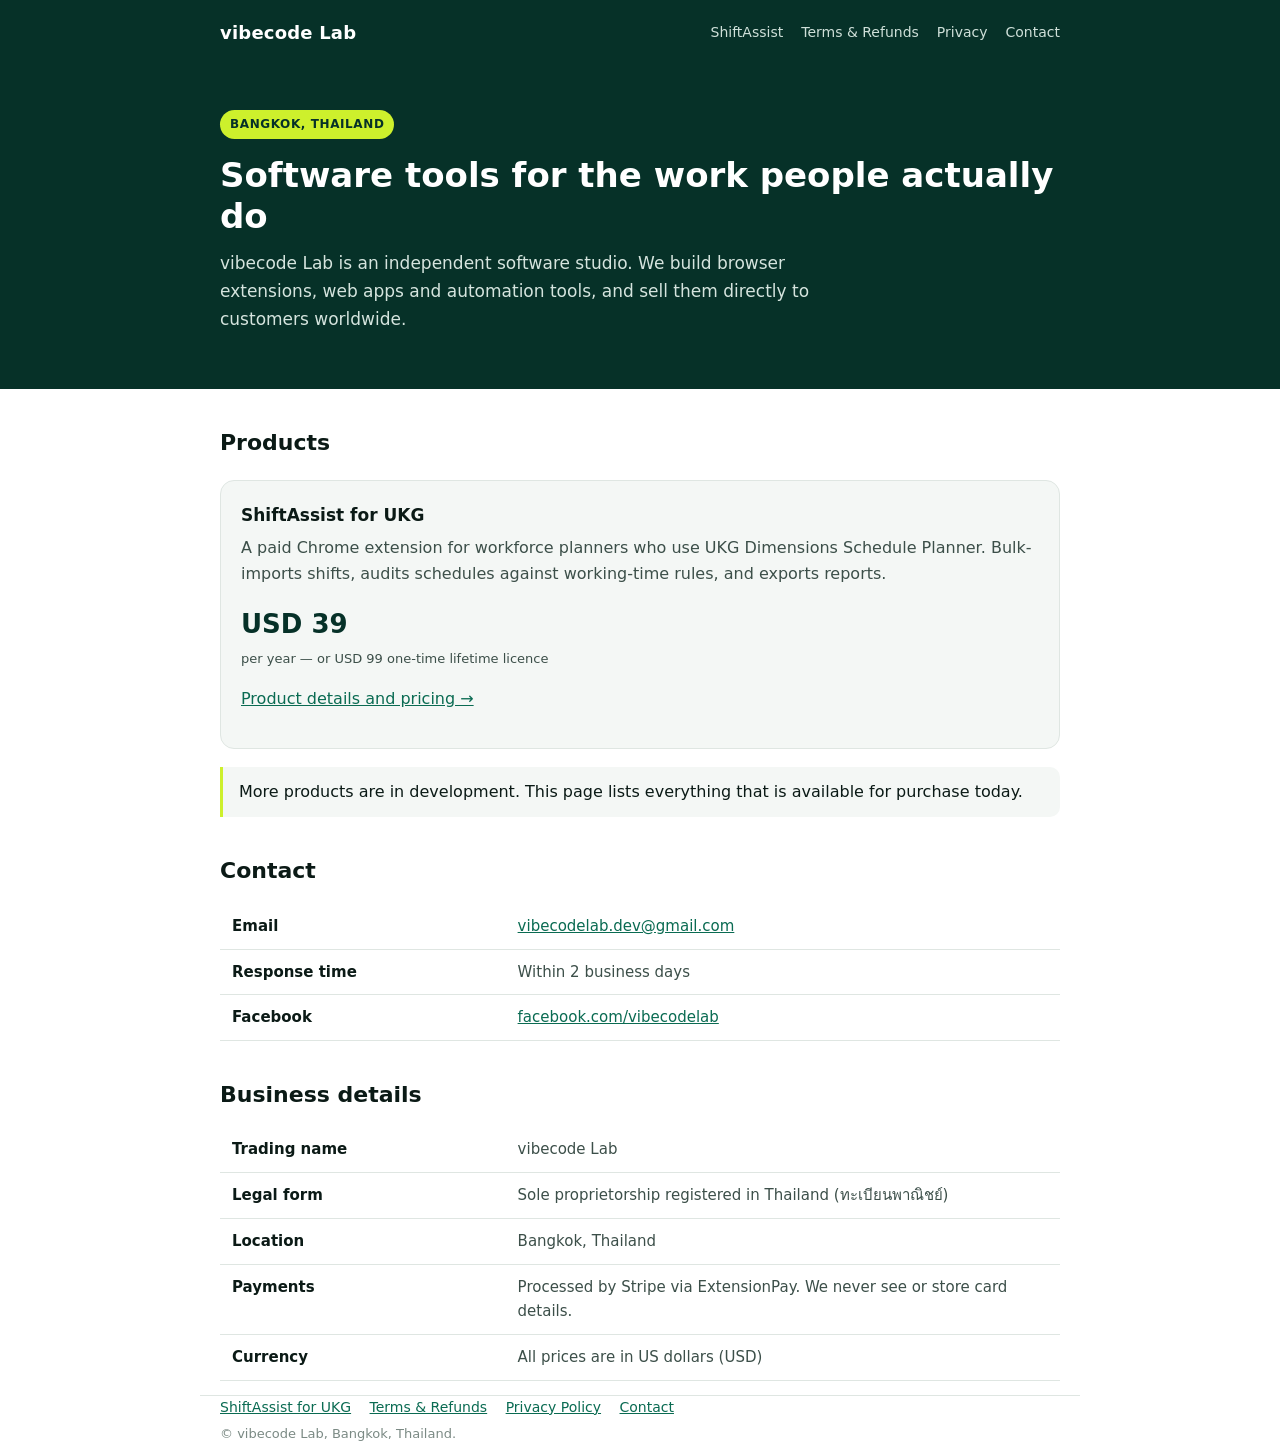
<file: index.html>
<!doctype html>
<html lang="en">
<head>
<meta charset="utf-8">
<meta name="viewport" content="width=device-width,initial-scale=1">
<title>vibecode Lab — software tools for work</title>
<meta name="description" content="vibecode Lab is an independent software studio in Bangkok, Thailand. We build browser extensions, web apps and automation tools, sold directly to customers worldwide.">
<link rel="icon" href="favicon.png">
<link rel="stylesheet" href="style.css">
</head>
<body>
<header>
  <div class="wrap">
    <span class="name">vibecode&nbsp;Lab</span>
    <nav>
      <a href="shiftassist.html">ShiftAssist</a>
      <a href="terms.html">Terms &amp; Refunds</a>
      <a href="privacy.html">Privacy</a>
      <a href="#contact">Contact</a>
    </nav>
  </div>
</header>

<section class="hero">
  <div class="wrap">
    <span class="tag">BANGKOK, THAILAND</span>
    <h1>Software tools for the work people actually do</h1>
    <p>vibecode Lab is an independent software studio. We build browser extensions, web
       apps and automation tools, and sell them directly to customers worldwide.</p>
  </div>
</section>

<main class="wrap">

  <h2>Products</h2>

  <div class="cards">
    <div class="card">
      <h3>ShiftAssist for UKG</h3>
      <p>A paid Chrome extension for workforce planners who use UKG Dimensions
         Schedule Planner. Bulk-imports shifts, audits schedules against working-time
         rules, and exports reports.</p>
      <div class="price">USD 39</div>
      <div class="per">per year — or USD 99 one-time lifetime licence</div>
      <p><a href="shiftassist.html">Product details and pricing →</a></p>
    </div>
  </div>

  <div class="note">
    More products are in development. This page lists everything that is available
    for purchase today.
  </div>

  <h2 id="contact">Contact</h2>
  <table>
    <tr><th>Email</th><td><a href="mailto:vibecodelab.dev@gmail.com">vibecodelab.dev@gmail.com</a></td></tr>
    <tr><th>Response time</th><td>Within 2 business days</td></tr>
    <tr><th>Facebook</th><td><a href="https://www.facebook.com/vibecodelab">facebook.com/vibecodelab</a></td></tr>
  </table>

  <h2>Business details</h2>
  <table>
    <tr><th>Trading name</th><td>vibecode Lab</td></tr>
    <tr><th>Legal form</th><td>Sole proprietorship registered in Thailand (ทะเบียนพาณิชย์)</td></tr>
    <tr><th>Location</th><td>Bangkok, Thailand</td></tr>
    <tr><th>Payments</th><td>Processed by Stripe via ExtensionPay. We never see or store card details.</td></tr>
    <tr><th>Currency</th><td>All prices are in US dollars (USD)</td></tr>
  </table>

</main>

<footer class="wrap">
  <a href="shiftassist.html">ShiftAssist for UKG</a>
  <a href="terms.html">Terms &amp; Refunds</a>
  <a href="privacy.html">Privacy Policy</a>
  <a href="mailto:vibecodelab.dev@gmail.com">Contact</a>
  <div class="upd">© vibecode Lab, Bangkok, Thailand.</div>
</footer>
</body>
</html>
</file>
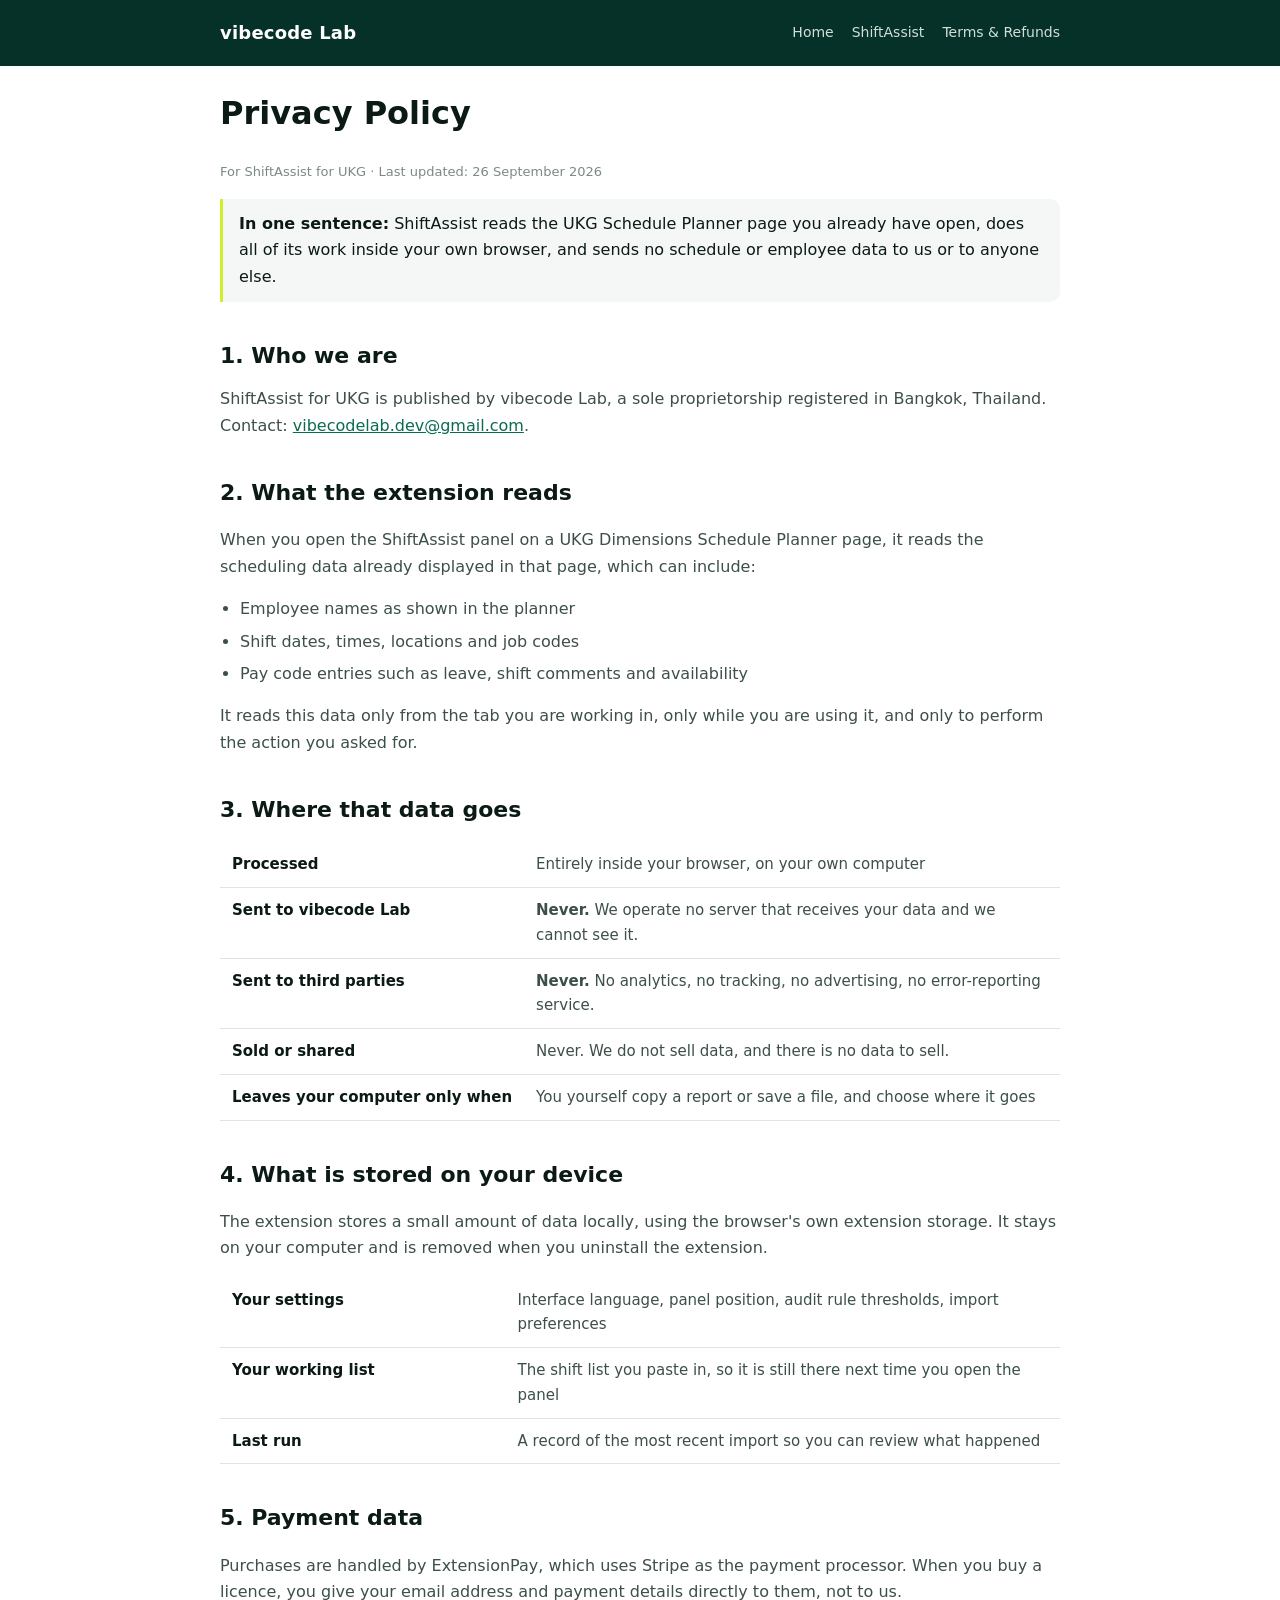
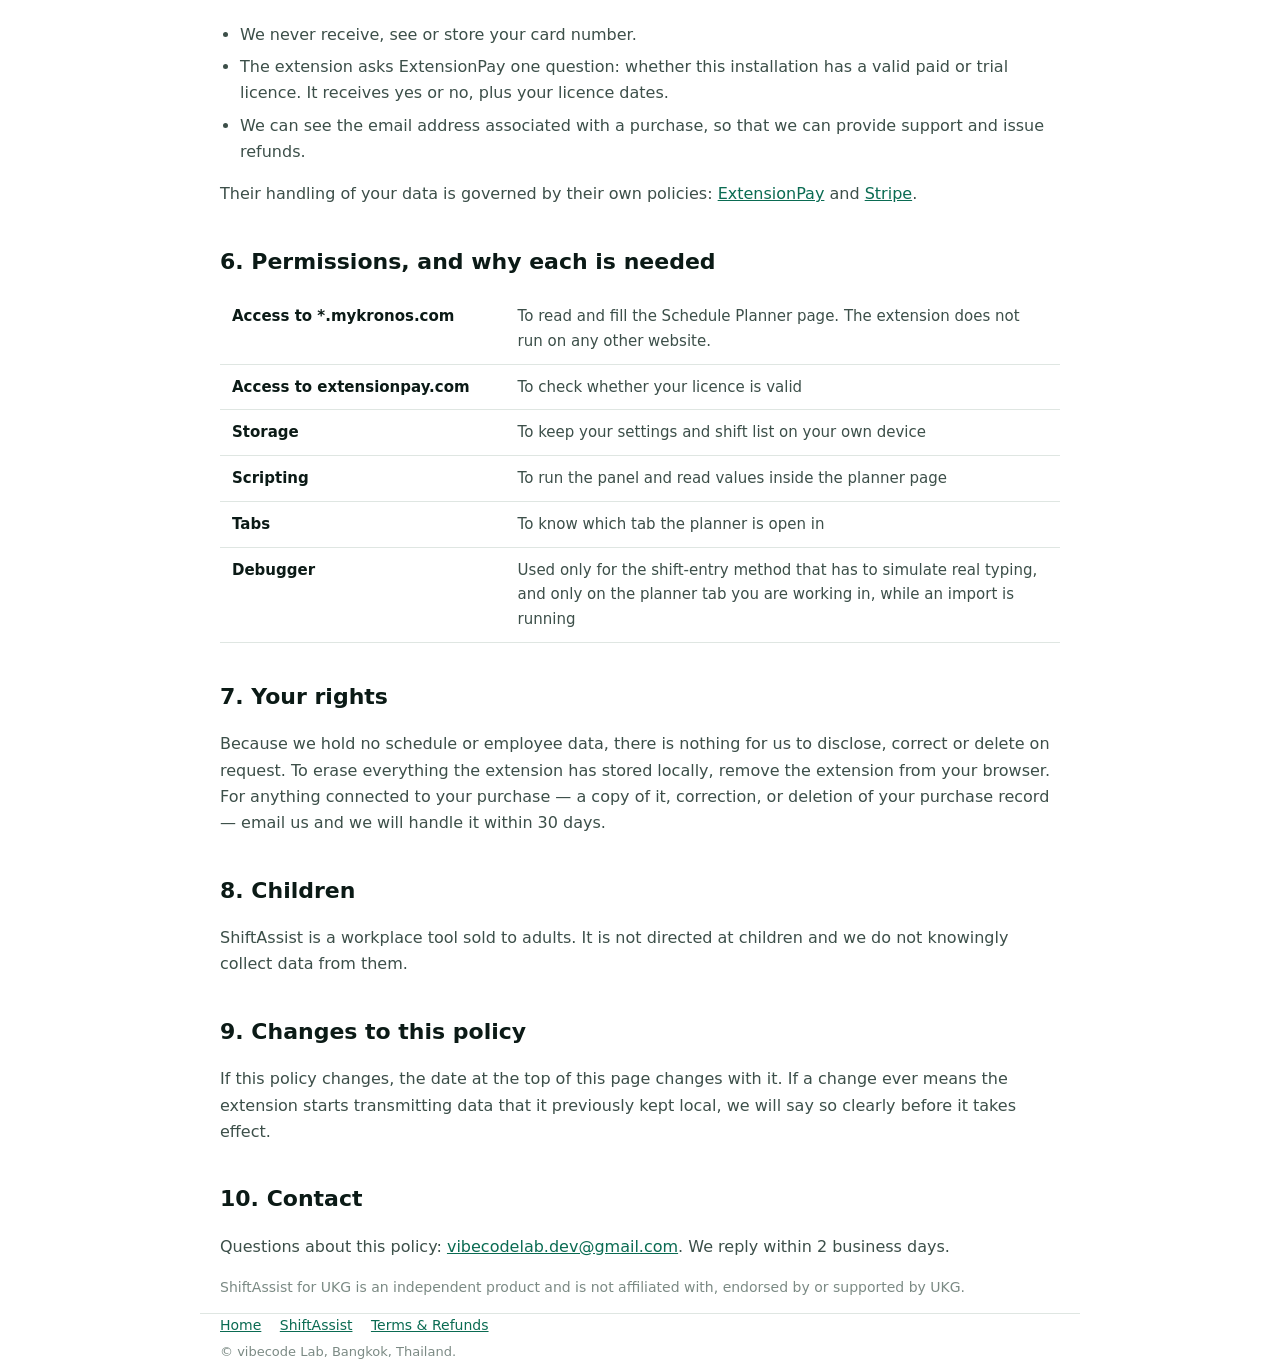
<file: privacy.html>
<!doctype html>
<html lang="en">
<head>
<meta charset="utf-8">
<meta name="viewport" content="width=device-width,initial-scale=1">
<title>Privacy Policy — ShiftAssist for UKG</title>
<meta name="description" content="Privacy policy for ShiftAssist for UKG. Schedule data is processed locally in your browser and is never transmitted to vibecode Lab or any third party.">
<link rel="icon" href="favicon.png">
<link rel="stylesheet" href="style.css">
</head>
<body>
<header>
  <div class="wrap">
    <span class="name">vibecode&nbsp;Lab</span>
    <nav>
      <a href="index.html">Home</a>
      <a href="shiftassist.html">ShiftAssist</a>
      <a href="terms.html">Terms &amp; Refunds</a>
    </nav>
  </div>
</header>

<main class="wrap">
  <h1>Privacy Policy</h1>
  <div class="upd">For ShiftAssist for UKG · Last updated: 26 September 2026</div>

  <div class="note">
    <strong>In one sentence:</strong> ShiftAssist reads the UKG Schedule Planner page you
    already have open, does all of its work inside your own browser, and sends no schedule
    or employee data to us or to anyone else.
  </div>

  <h2>1. Who we are</h2>
  <p>ShiftAssist for UKG is published by vibecode Lab, a sole proprietorship registered in
     Bangkok, Thailand. Contact:
     <a href="mailto:vibecodelab.dev@gmail.com">vibecodelab.dev@gmail.com</a>.</p>

  <h2>2. What the extension reads</h2>
  <p>When you open the ShiftAssist panel on a UKG Dimensions Schedule Planner page, it reads
     the scheduling data already displayed in that page, which can include:</p>
  <ul>
    <li>Employee names as shown in the planner</li>
    <li>Shift dates, times, locations and job codes</li>
    <li>Pay code entries such as leave, shift comments and availability</li>
  </ul>
  <p>It reads this data only from the tab you are working in, only while you are using it,
     and only to perform the action you asked for.</p>

  <h2>3. Where that data goes</h2>
  <table>
    <tr><th>Processed</th><td>Entirely inside your browser, on your own computer</td></tr>
    <tr><th>Sent to vibecode Lab</th><td><strong>Never.</strong> We operate no server that receives your data and we cannot see it.</td></tr>
    <tr><th>Sent to third parties</th><td><strong>Never.</strong> No analytics, no tracking, no advertising, no error-reporting service.</td></tr>
    <tr><th>Sold or shared</th><td>Never. We do not sell data, and there is no data to sell.</td></tr>
    <tr><th>Leaves your computer only when</th><td>You yourself copy a report or save a file, and choose where it goes</td></tr>
  </table>

  <h2>4. What is stored on your device</h2>
  <p>The extension stores a small amount of data locally, using the browser's own extension
     storage. It stays on your computer and is removed when you uninstall the extension.</p>
  <table>
    <tr><th>Your settings</th><td>Interface language, panel position, audit rule thresholds, import preferences</td></tr>
    <tr><th>Your working list</th><td>The shift list you paste in, so it is still there next time you open the panel</td></tr>
    <tr><th>Last run</th><td>A record of the most recent import so you can review what happened</td></tr>
  </table>

  <h2>5. Payment data</h2>
  <p>Purchases are handled by ExtensionPay, which uses Stripe as the payment processor. When
     you buy a licence, you give your email address and payment details directly to them, not
     to us.</p>
  <ul>
    <li>We never receive, see or store your card number.</li>
    <li>The extension asks ExtensionPay one question: whether this installation has a valid
        paid or trial licence. It receives yes or no, plus your licence dates.</li>
    <li>We can see the email address associated with a purchase, so that we can provide
        support and issue refunds.</li>
  </ul>
  <p>Their handling of your data is governed by their own policies:
     <a href="https://extensionpay.com/privacy">ExtensionPay</a> and
     <a href="https://stripe.com/privacy">Stripe</a>.</p>

  <h2>6. Permissions, and why each is needed</h2>
  <table>
    <tr><th>Access to *.mykronos.com</th><td>To read and fill the Schedule Planner page. The extension does not run on any other website.</td></tr>
    <tr><th>Access to extensionpay.com</th><td>To check whether your licence is valid</td></tr>
    <tr><th>Storage</th><td>To keep your settings and shift list on your own device</td></tr>
    <tr><th>Scripting</th><td>To run the panel and read values inside the planner page</td></tr>
    <tr><th>Tabs</th><td>To know which tab the planner is open in</td></tr>
    <tr><th>Debugger</th><td>Used only for the shift-entry method that has to simulate real typing, and only on the planner tab you are working in, while an import is running</td></tr>
  </table>

  <h2>7. Your rights</h2>
  <p>Because we hold no schedule or employee data, there is nothing for us to disclose,
     correct or delete on request. To erase everything the extension has stored locally,
     remove the extension from your browser. For anything connected to your purchase —
     a copy of it, correction, or deletion of your purchase record — email us and we will
     handle it within 30 days.</p>

  <h2>8. Children</h2>
  <p>ShiftAssist is a workplace tool sold to adults. It is not directed at children and we do
     not knowingly collect data from them.</p>

  <h2>9. Changes to this policy</h2>
  <p>If this policy changes, the date at the top of this page changes with it. If a change
     ever means the extension starts transmitting data that it previously kept local, we will
     say so clearly before it takes effect.</p>

  <h2>10. Contact</h2>
  <p>Questions about this policy: <a href="mailto:vibecodelab.dev@gmail.com">vibecodelab.dev@gmail.com</a>.
     We reply within 2 business days.</p>

  <p style="font-size:14px;color:#7b8a84">ShiftAssist for UKG is an independent product and is
     not affiliated with, endorsed by or supported by UKG.</p>
</main>

<footer class="wrap">
  <a href="index.html">Home</a>
  <a href="shiftassist.html">ShiftAssist</a>
  <a href="terms.html">Terms &amp; Refunds</a>
  <div class="upd">© vibecode Lab, Bangkok, Thailand.</div>
</footer>
</body>
</html>
</file>
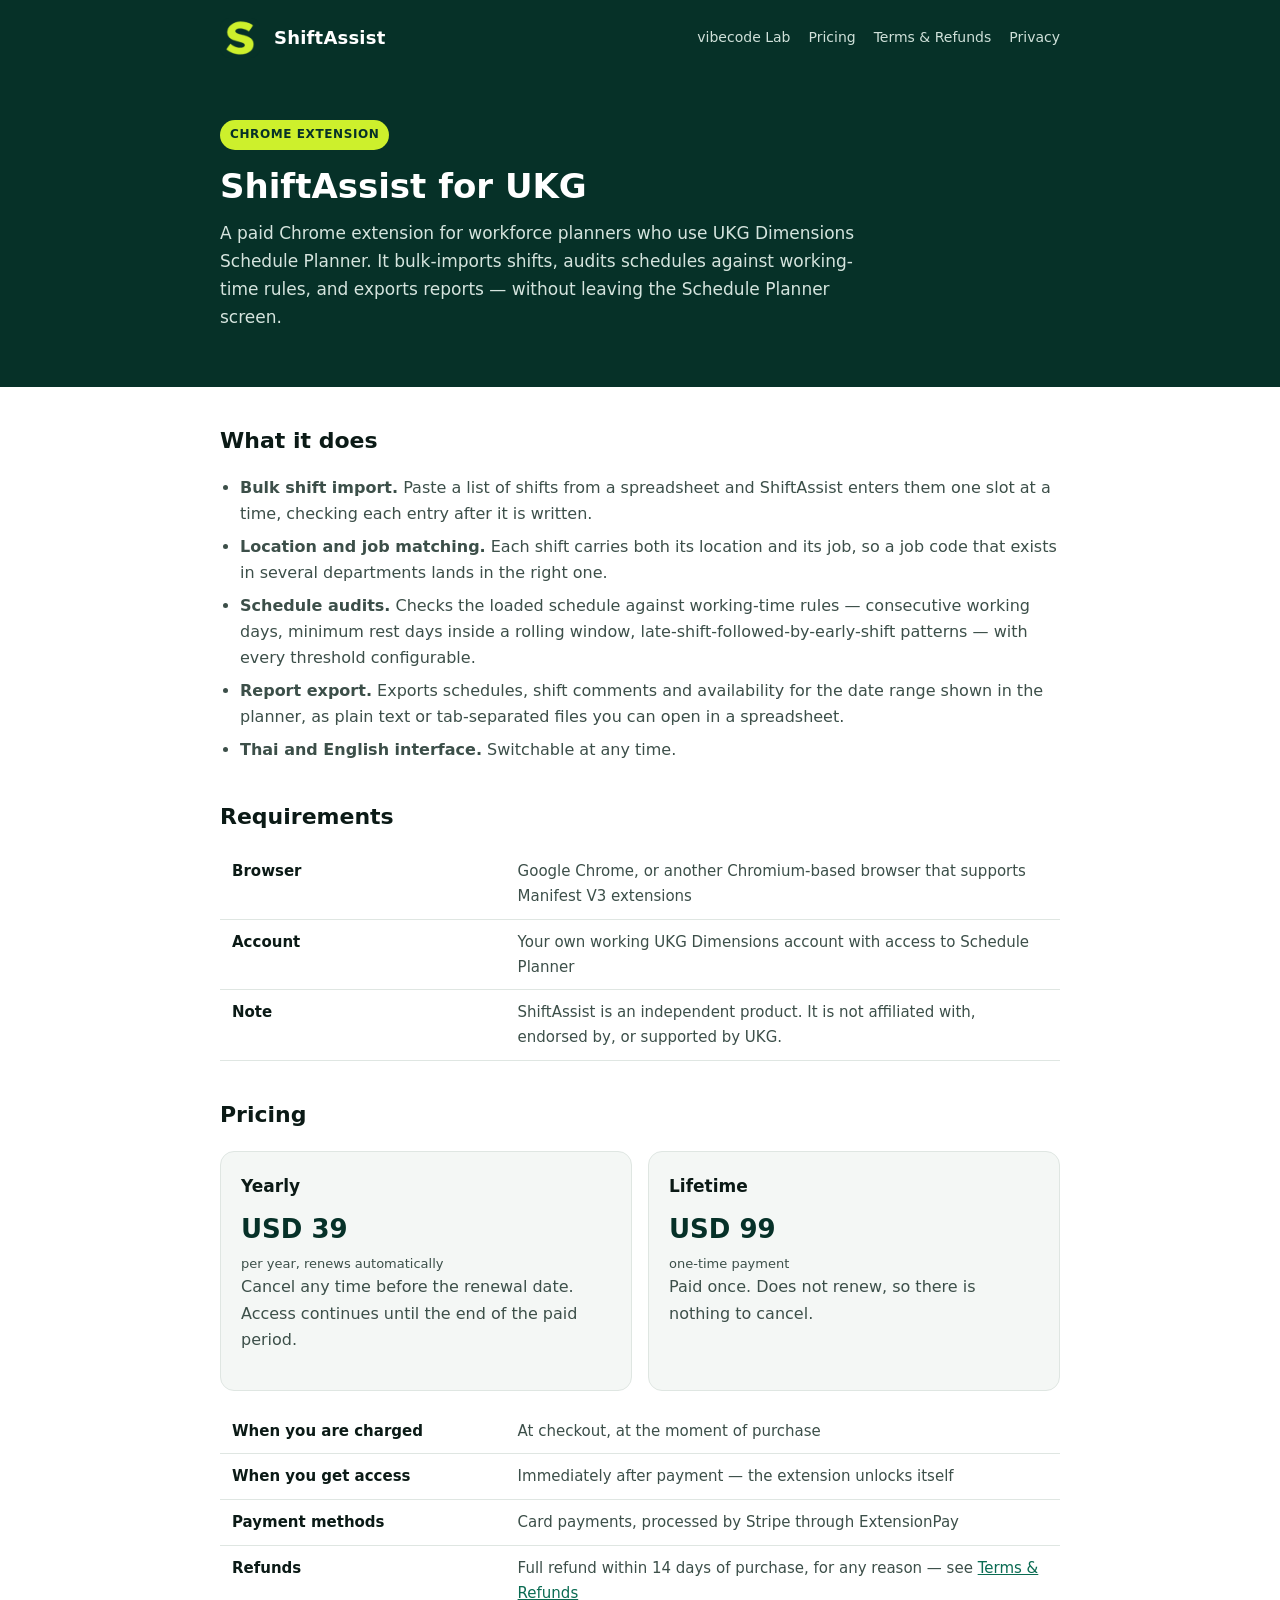
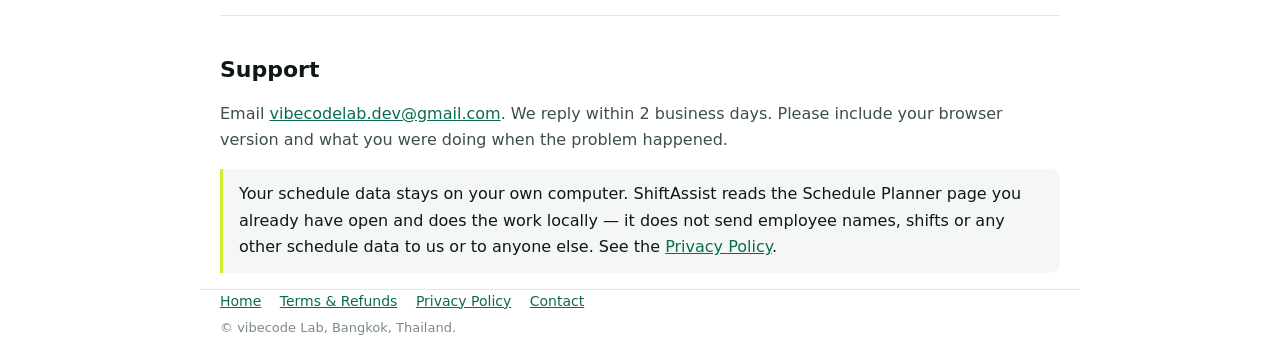
<file: shiftassist.html>
<!doctype html>
<html lang="en">
<head>
<meta charset="utf-8">
<meta name="viewport" content="width=device-width,initial-scale=1">
<title>ShiftAssist for UKG — vibecode Lab</title>
<meta name="description" content="ShiftAssist for UKG is a paid Chrome extension for workforce planners using UKG Dimensions Schedule Planner. Bulk shift import, schedule audits, report export. USD 39 per year or USD 99 lifetime.">
<link rel="icon" href="logo.png">
<link rel="stylesheet" href="style.css">
</head>
<body>
<header>
  <div class="wrap">
    <img src="logo.png" alt="">
    <span class="name">ShiftAssist</span>
    <nav>
      <a href="index.html">vibecode Lab</a>
      <a href="#pricing">Pricing</a>
      <a href="terms.html">Terms &amp; Refunds</a>
      <a href="privacy.html">Privacy</a>
    </nav>
  </div>
</header>

<section class="hero">
  <div class="wrap">
    <span class="tag">CHROME EXTENSION</span>
    <h1>ShiftAssist for UKG</h1>
    <p>A paid Chrome extension for workforce planners who use UKG Dimensions Schedule
       Planner. It bulk-imports shifts, audits schedules against working-time rules,
       and exports reports — without leaving the Schedule Planner screen.</p>
  </div>
</section>

<main class="wrap">

  <h2>What it does</h2>
  <ul>
    <li><strong>Bulk shift import.</strong> Paste a list of shifts from a spreadsheet and
        ShiftAssist enters them one slot at a time, checking each entry after it is written.</li>
    <li><strong>Location and job matching.</strong> Each shift carries both its location and
        its job, so a job code that exists in several departments lands in the right one.</li>
    <li><strong>Schedule audits.</strong> Checks the loaded schedule against working-time
        rules — consecutive working days, minimum rest days inside a rolling window,
        late-shift-followed-by-early-shift patterns — with every threshold configurable.</li>
    <li><strong>Report export.</strong> Exports schedules, shift comments and availability
        for the date range shown in the planner, as plain text or tab-separated files
        you can open in a spreadsheet.</li>
    <li><strong>Thai and English interface.</strong> Switchable at any time.</li>
  </ul>

  <h2>Requirements</h2>
  <table>
    <tr><th>Browser</th><td>Google Chrome, or another Chromium-based browser that supports Manifest V3 extensions</td></tr>
    <tr><th>Account</th><td>Your own working UKG Dimensions account with access to Schedule Planner</td></tr>
    <tr><th>Note</th><td>ShiftAssist is an independent product. It is not affiliated with, endorsed by, or supported by UKG.</td></tr>
  </table>

  <h2 id="pricing">Pricing</h2>

  <div class="cards">
    <div class="card">
      <h3>Yearly</h3>
      <div class="price">USD 39</div>
      <div class="per">per year, renews automatically</div>
      <p>Cancel any time before the renewal date. Access continues until the end of the
         paid period.</p>
    </div>
    <div class="card">
      <h3>Lifetime</h3>
      <div class="price">USD 99</div>
      <div class="per">one-time payment</div>
      <p>Paid once. Does not renew, so there is nothing to cancel.</p>
    </div>
  </div>

  <table>
    <tr><th>When you are charged</th><td>At checkout, at the moment of purchase</td></tr>
    <tr><th>When you get access</th><td>Immediately after payment — the extension unlocks itself</td></tr>
    <tr><th>Payment methods</th><td>Card payments, processed by Stripe through ExtensionPay</td></tr>
    <tr><th>Refunds</th><td>Full refund within 14 days of purchase, for any reason — see <a href="terms.html">Terms &amp; Refunds</a></td></tr>
  </table>

  <h2>Support</h2>
  <p>Email <a href="mailto:vibecodelab.dev@gmail.com">vibecodelab.dev@gmail.com</a>.
     We reply within 2 business days. Please include your browser version and what you
     were doing when the problem happened.</p>

  <div class="note">
    Your schedule data stays on your own computer. ShiftAssist reads the Schedule Planner
    page you already have open and does the work locally — it does not send employee names,
    shifts or any other schedule data to us or to anyone else. See the
    <a href="privacy.html">Privacy Policy</a>.
  </div>

</main>

<footer class="wrap">
  <a href="index.html">Home</a>
  <a href="terms.html">Terms &amp; Refunds</a>
  <a href="privacy.html">Privacy Policy</a>
  <a href="mailto:vibecodelab.dev@gmail.com">Contact</a>
  <div class="upd">© vibecode Lab, Bangkok, Thailand.</div>
</footer>
</body>
</html>
</file>
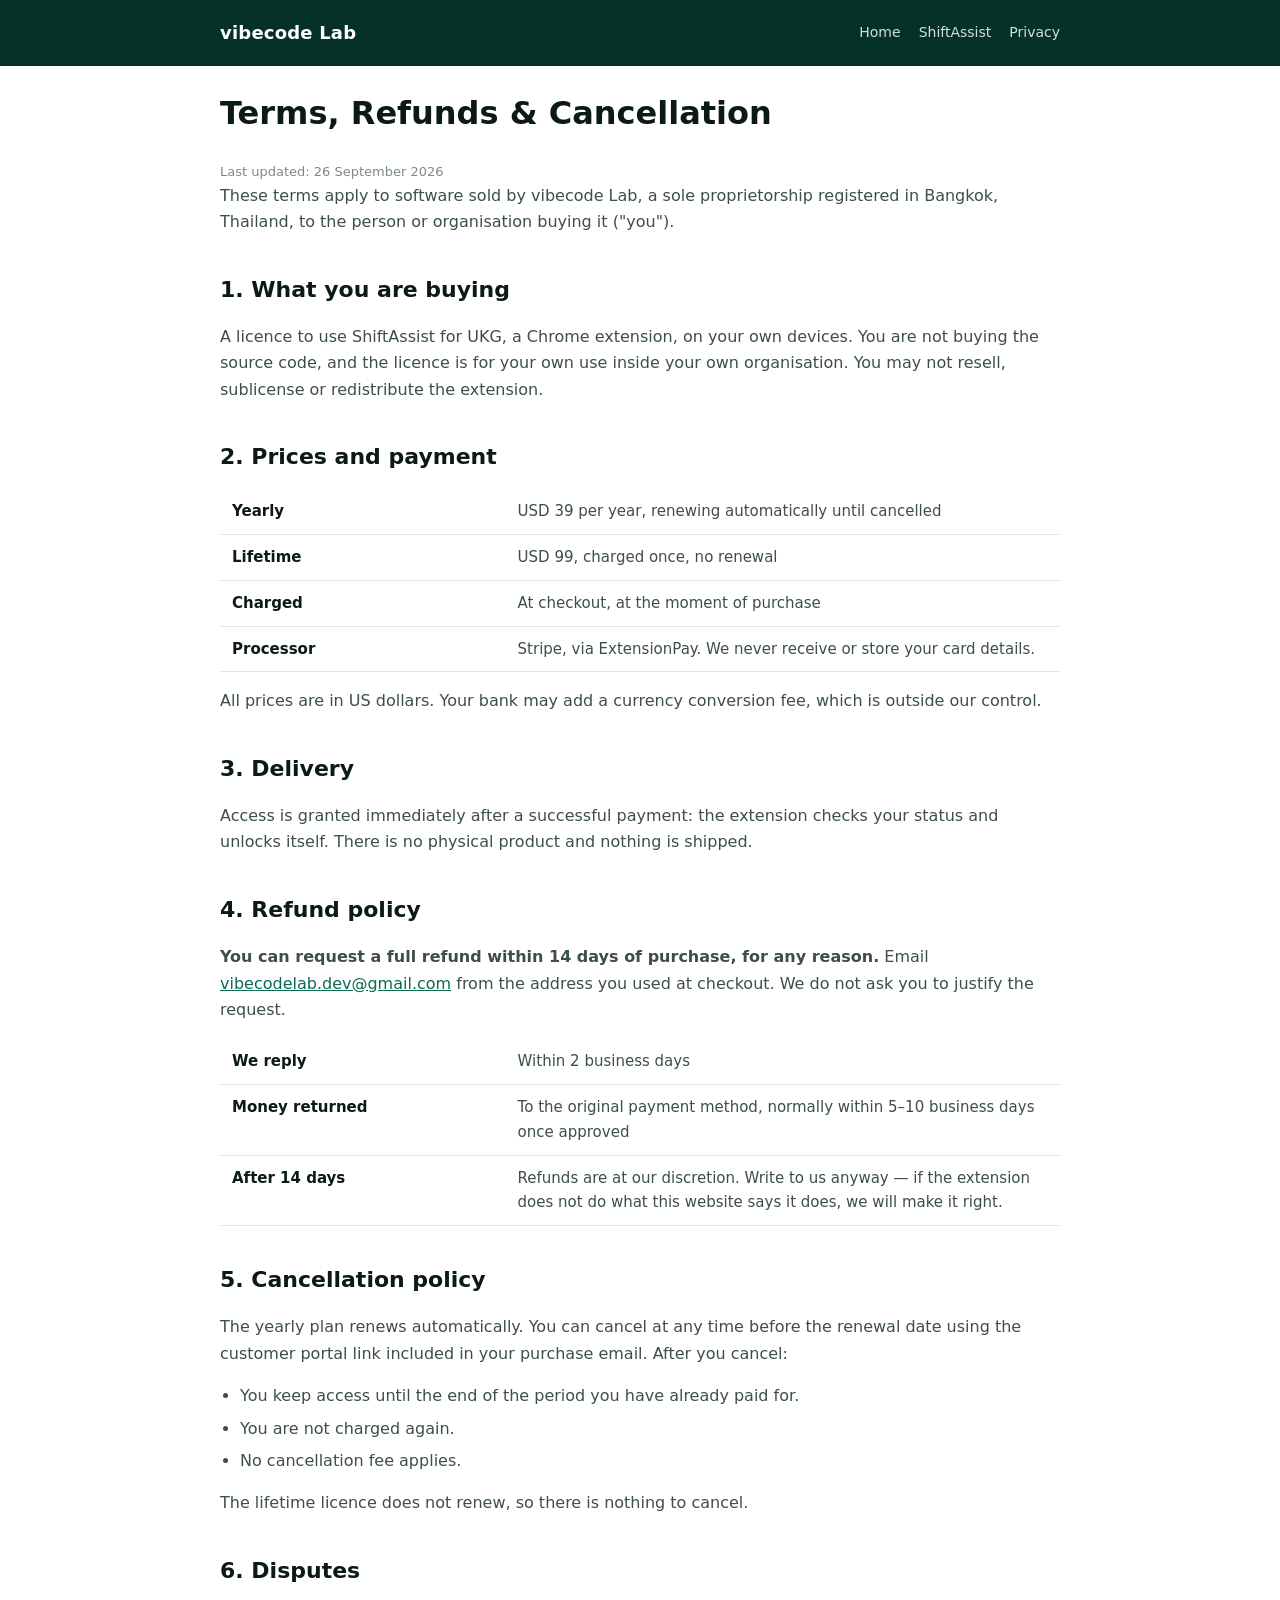
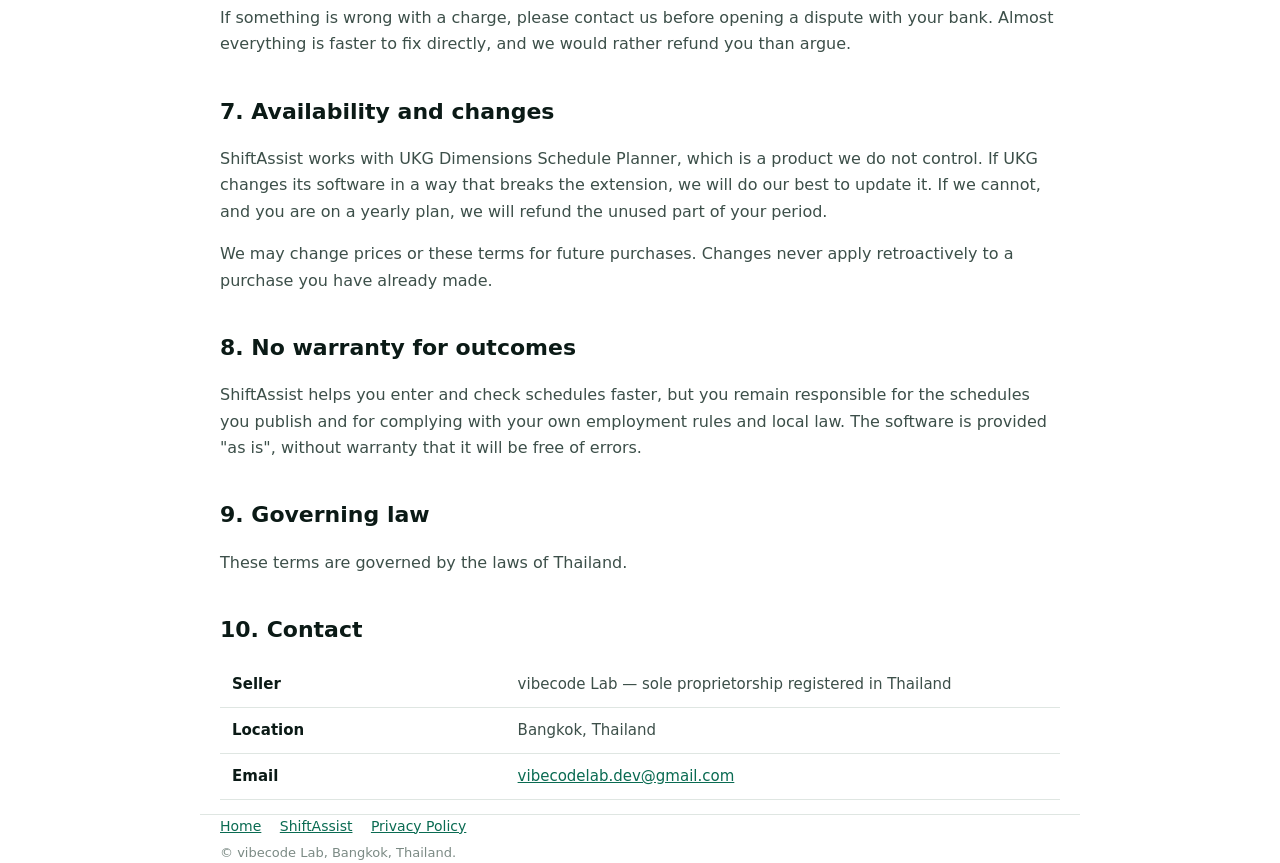
<file: terms.html>
<!doctype html>
<html lang="en">
<head>
<meta charset="utf-8">
<meta name="viewport" content="width=device-width,initial-scale=1">
<title>Terms, Refunds &amp; Cancellation — vibecode Lab</title>
<meta name="description" content="Terms of sale, refund policy and cancellation policy for ShiftAssist for UKG, sold by vibecode Lab.">
<link rel="icon" href="favicon.png">
<link rel="stylesheet" href="style.css">
</head>
<body>
<header>
  <div class="wrap">
    <span class="name">vibecode&nbsp;Lab</span>
    <nav>
      <a href="index.html">Home</a>
      <a href="shiftassist.html">ShiftAssist</a>
      <a href="privacy.html">Privacy</a>
    </nav>
  </div>
</header>

<main class="wrap">
  <h1>Terms, Refunds &amp; Cancellation</h1>
  <div class="upd">Last updated: 26 September 2026</div>

  <p>These terms apply to software sold by vibecode Lab, a sole proprietorship registered
     in Bangkok, Thailand, to the person or organisation buying it ("you").</p>

  <h2>1. What you are buying</h2>
  <p>A licence to use ShiftAssist for UKG, a Chrome extension, on your own devices. You are
     not buying the source code, and the licence is for your own use inside your own
     organisation. You may not resell, sublicense or redistribute the extension.</p>

  <h2>2. Prices and payment</h2>
  <table>
    <tr><th>Yearly</th><td>USD 39 per year, renewing automatically until cancelled</td></tr>
    <tr><th>Lifetime</th><td>USD 99, charged once, no renewal</td></tr>
    <tr><th>Charged</th><td>At checkout, at the moment of purchase</td></tr>
    <tr><th>Processor</th><td>Stripe, via ExtensionPay. We never receive or store your card details.</td></tr>
  </table>
  <p>All prices are in US dollars. Your bank may add a currency conversion fee, which is
     outside our control.</p>

  <h2>3. Delivery</h2>
  <p>Access is granted immediately after a successful payment: the extension checks your
     status and unlocks itself. There is no physical product and nothing is shipped.</p>

  <h2>4. Refund policy</h2>
  <p><strong>You can request a full refund within 14 days of purchase, for any reason.</strong>
     Email <a href="mailto:vibecodelab.dev@gmail.com">vibecodelab.dev@gmail.com</a> from the
     address you used at checkout. We do not ask you to justify the request.</p>
  <table>
    <tr><th>We reply</th><td>Within 2 business days</td></tr>
    <tr><th>Money returned</th><td>To the original payment method, normally within 5–10 business days once approved</td></tr>
    <tr><th>After 14 days</th><td>Refunds are at our discretion. Write to us anyway — if the extension does not do what this website says it does, we will make it right.</td></tr>
  </table>

  <h2>5. Cancellation policy</h2>
  <p>The yearly plan renews automatically. You can cancel at any time before the renewal
     date using the customer portal link included in your purchase email. After you cancel:</p>
  <ul>
    <li>You keep access until the end of the period you have already paid for.</li>
    <li>You are not charged again.</li>
    <li>No cancellation fee applies.</li>
  </ul>
  <p>The lifetime licence does not renew, so there is nothing to cancel.</p>

  <h2>6. Disputes</h2>
  <p>If something is wrong with a charge, please contact us before opening a dispute with
     your bank. Almost everything is faster to fix directly, and we would rather refund you
     than argue.</p>

  <h2>7. Availability and changes</h2>
  <p>ShiftAssist works with UKG Dimensions Schedule Planner, which is a product we do not
     control. If UKG changes its software in a way that breaks the extension, we will do our
     best to update it. If we cannot, and you are on a yearly plan, we will refund the unused
     part of your period.</p>
  <p>We may change prices or these terms for future purchases. Changes never apply
     retroactively to a purchase you have already made.</p>

  <h2>8. No warranty for outcomes</h2>
  <p>ShiftAssist helps you enter and check schedules faster, but you remain responsible for
     the schedules you publish and for complying with your own employment rules and local
     law. The software is provided "as is", without warranty that it will be free of errors.</p>

  <h2>9. Governing law</h2>
  <p>These terms are governed by the laws of Thailand.</p>

  <h2>10. Contact</h2>
  <table>
    <tr><th>Seller</th><td>vibecode Lab — sole proprietorship registered in Thailand</td></tr>
    <tr><th>Location</th><td>Bangkok, Thailand</td></tr>
    <tr><th>Email</th><td><a href="mailto:vibecodelab.dev@gmail.com">vibecodelab.dev@gmail.com</a></td></tr>
  </table>
</main>

<footer class="wrap">
  <a href="index.html">Home</a>
  <a href="shiftassist.html">ShiftAssist</a>
  <a href="privacy.html">Privacy Policy</a>
  <div class="upd">© vibecode Lab, Bangkok, Thailand.</div>
</footer>
</body>
</html>
</file>
<file: style.css>
:root{
  --ink:#0b1a16; --ink-2:#3c4f49; --bg:#ffffff; --bg-2:#f4f7f5;
  --brand:#063128; --lime:#cdf02c; --line:#dfe6e2; --radius:14px;
}
*{box-sizing:border-box}
html{-webkit-text-size-adjust:100%}
body{margin:0;font:16px/1.65 "Segoe UI",system-ui,-apple-system,Roboto,Arial,sans-serif;color:var(--ink);background:var(--bg)}
.wrap{max-width:880px;margin:0 auto;padding:0 20px}
header{background:var(--brand);color:#fff}
header .wrap{display:flex;align-items:center;gap:14px;padding-top:18px;padding-bottom:18px;flex-wrap:wrap}
header img{width:40px;height:40px;border-radius:9px;display:block}
header .name{font-weight:700;font-size:18px;letter-spacing:.2px}
header nav{margin-left:auto;display:flex;gap:18px;flex-wrap:wrap}
header nav a{color:#cfe0d9;text-decoration:none;font-size:14px}
header nav a:hover{color:var(--lime)}
.hero{background:var(--brand);color:#fff;padding:44px 0 56px}
.hero h1{margin:0 0 12px;font-size:34px;line-height:1.2}
.hero p{margin:0;max-width:60ch;color:#d5e4de;font-size:17px}
.tag{display:inline-block;background:var(--lime);color:var(--brand);font-weight:700;font-size:12px;letter-spacing:.6px;padding:5px 10px;border-radius:999px;margin-bottom:16px}
main{padding:40px 0 60px}
h2{font-size:22px;margin:36px 0 12px}
h3{font-size:17px;margin:24px 0 8px}
p,li{color:var(--ink-2)}
main p:first-of-type{margin-top:0}
ul{padding-left:20px}
li{margin:6px 0}
a{color:#0a6b52}
.cards{display:grid;grid-template-columns:repeat(auto-fit,minmax(240px,1fr));gap:16px;margin:18px 0}
.card{border:1px solid var(--line);border-radius:var(--radius);padding:20px;background:var(--bg-2)}
.card h3{margin:0 0 6px;color:var(--ink)}
.card .price{font-size:26px;font-weight:700;color:var(--brand);margin:8px 0 2px}
.card .per{font-size:13px;color:var(--ink-2)}
table{width:100%;border-collapse:collapse;margin:14px 0;font-size:15px}
th,td{text-align:left;padding:10px 12px;border-bottom:1px solid var(--line);vertical-align:top}
th{color:var(--ink);font-weight:600;white-space:nowrap;width:34%}
td{color:var(--ink-2)}
.note{border-left:3px solid var(--lime);background:var(--bg-2);padding:12px 16px;border-radius:0 10px 10px 0;margin:16px 0}
footer{border-top:1px solid var(--line);padding:26px 0 44px;font-size:14px;color:var(--ink-2)}
footer a{margin-right:14px}
.upd{font-size:13px;color:#7b8a84;margin-top:4px}
@media (max-width:560px){.hero h1{font-size:27px}.hero{padding:32px 0 40px}
  th,td{padding:9px 8px}
  th{white-space:normal;width:38%}
  table{font-size:14px}}
@media (prefers-color-scheme:dark){
  :root{--ink:#eaf1ee;--ink-2:#b3c4be;--bg:#0c1512;--bg-2:#132019;--line:#25342d}
  a{color:#a8e06a}
  .card .price{color:var(--lime)}
  .card h3{color:var(--ink)}
  th{color:var(--ink)}
}
</file>
